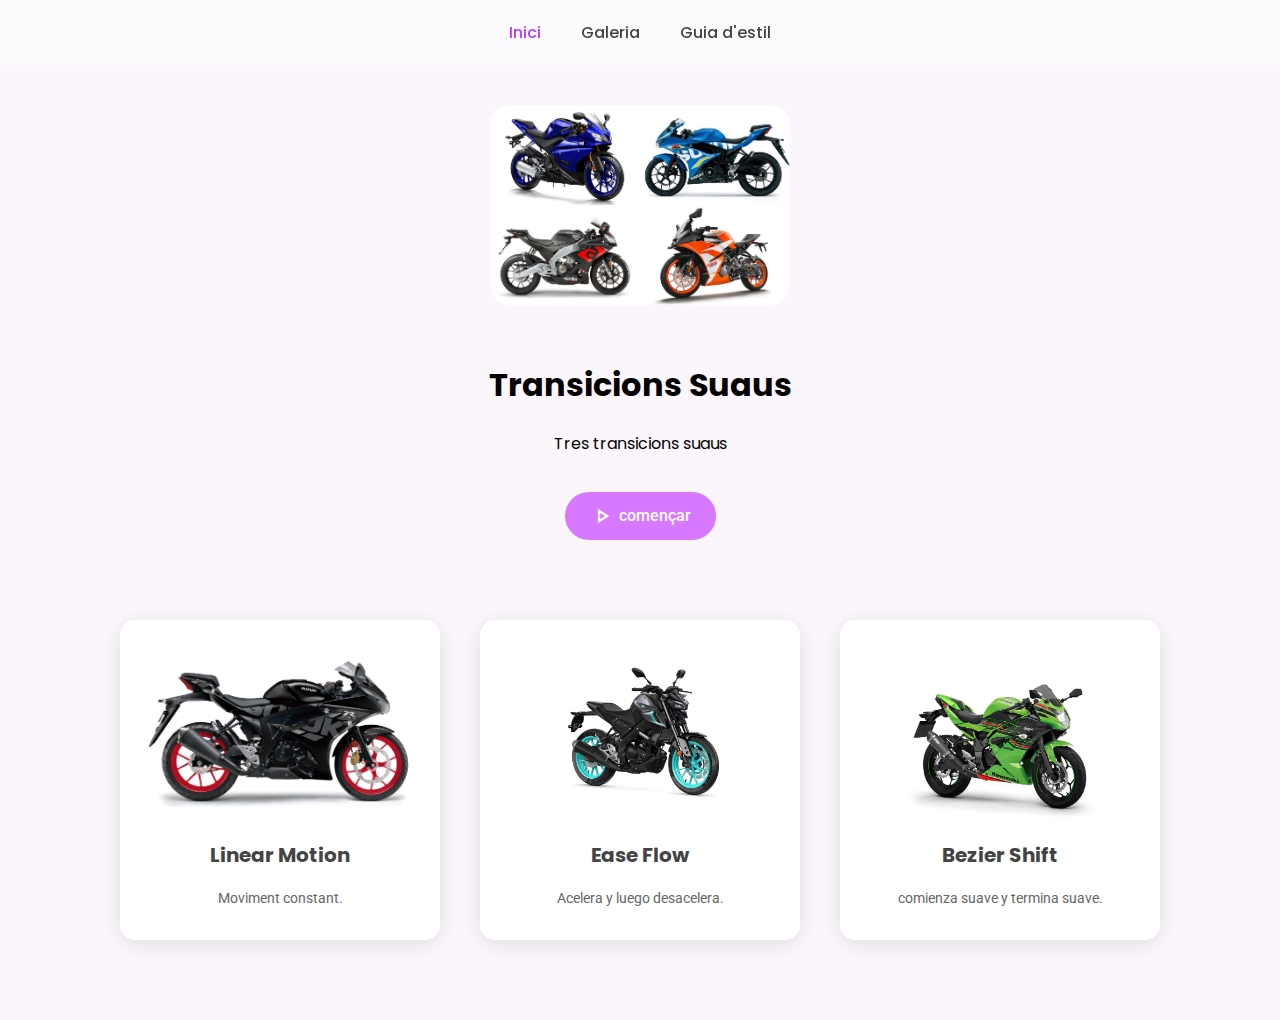
<file: index.html>
<!DOCTYPE html>
<html lang="ca">
<head>
    <meta charset="UTF-8">
    <meta name="viewport" content="width=device-width, initial-scale=1.0">
    <title>Transicions Suaus</title>
    <link rel="stylesheet" href="estils.css">
    <link href="https://fonts.googleapis.com/css2?family=Poppins:wght@400;500;700&family=Roboto:wght@400;500&display=swap" rel="stylesheet">
    <link href="https://fonts.googleapis.com/css2?family=Material+Icons+Outlined" rel="stylesheet">
</head>
<body>

    <header class="menu">
        <nav>
            <ul>
                <li><a class="active" href="index.html">Inici</a></li>
                <li><a href="galeria.html">Galeria</a></li>
                <li><a href="guia-estil.html">Guia d'estil</a></li>
            </ul>
        </nav>
    </header>
    
    <section class="hero">
        <div class="hero-img">
            <img src="assets/img/motos.jpeg" class="hero-default">
        </div>

        <h1>Transicions Suaus</h1>
        <p>Tres transicions suaus</p>

        <a class="btn"><span class="material-icons-outlined">play_arrow</span> començar</a>
    </section>


    <section class="cards">

        <!-- CARD 1 -->
        <div class="card linear">
            <div class="img-box">
                <img src="assets/img/moto.jpeg" class="default-img">
                <img src="assets/img/moto2.jpeg" class="hover-img">
            </div>

            <h3>Linear Motion</h3>
            <p>Moviment constant.</p>
        </div>

        <!-- CARD 2 -->
        <div class="card ease">
            <div class="img-box">
                <img src="assets/img/moto1.jpeg" class="default-img">
                <img src="assets/img/moto.jpeg" class="hover-img">
            </div>

            <h3>Ease Flow</h3>
            <p>Acelera y luego desacelera.</p>
        </div>

        <!-- CARD 3 -->
        <div class="card ease-in-out">
            <div class="img-box">
                <img src="assets/img/moto2.jpeg" class="default-img">
                <img src="assets/img/moto1.jpeg" class="hover-img">
            </div>

            <h3>Bezier Shift</h3>
            <p>comienza suave y termina suave.</p>
        </div>

    </section>

</body>
</html>
</file>
<file: estils.css>
body {
    margin: 0;
    font-family: "Poppins", sans-serif;
    background: #faf6fc;
    text-align: center;
}

/* ---------------- MENU ---------------- */

.menu {
    padding: 20px;
    position: sticky;
    top: 0;
    backdrop-filter: blur(8px);
    background: rgba(255,255,255,0.5);
    z-index: 100;
}

.menu ul {
    display: flex;
    justify-content: center;
    gap: 40px;
    list-style: none;
    padding: 0;
    margin: 0;
}

.menu a {
    text-decoration: none;
    color: #444;
    font-weight: 500;
    transition: color 0.3s, letter-spacing 0.3s;
}

.menu a:hover {
    color: #b43dfd;
    letter-spacing: 2px;
}

.menu a.active {
    color: #b43dfd;
}

/* ---------------- HERO ---------------- */

.hero {
    margin-top: 40px; 

}

.hero-img {
    width: 300px;
    height: 300px;
    margin: auto;
    position: relative;
    margin-bottom: -65px;
}

.hero-img img.hero-default {
    width: 100%;
    border-radius: 20px;
}


/* Botón con icono */
.btn {
    display: inline-flex;
    align-items: center;
    gap: 5px;
    margin-top: 20px;
    padding: 12px 25px;
    background: #d878ff;
    color: white;
    border-radius: 25px;
    text-decoration: none;
    font-family: "Roboto", sans-serif;
    font-weight: 500;
    transition: transform 0.3s ease, background-color 0.3s ease; 
}

.btn:hover {
    transform: scale(1.05); 
    background: #b43dfd; 
}



/* ---------------- CARDS ---------------- */

.cards {
    display: flex;
    justify-content: center;
    gap: 40px;
    margin: 80px 0;
    flex-wrap: wrap;
}

.card {
    background: white;
    width: 280px;
    padding: 20px;
    border-radius: 15px;
    box-shadow: 0 4px 20px rgba(0,0,0,0.1);
    transition: transform 0.8s, box-shadow 0.8s, background-color 0.8s;
}

.card:hover {
    transform: scale(1.05);
    box-shadow: 0  0px 25px rgba(0,0,0,0.2);
    background-color: #f0e6fa;
}

/* Imagenes dentro de card */
.img-box {
    width: 100% ;
    height: 180px;
    position: relative;
    overflow: hidden;
    border-radius: 10px;
    display: flex;
    justify-content: center; 
    align-items: center;
}

.img-box img {
    width: 100%;
    height: 100%;
    object-fit: contain; 
    position: absolute;
    transition: opacity 0.8s;
}

.img-box .hover-img {
    opacity: 0;
}


.card:hover .hover-img {
    opacity: 1;
}

.card:hover .default-img {
    opacity: 0;
}

.card h3 {
    margin-top: 20px;
    font-size: 20px;
    color: #444;
    font-family: "Poppins", sans-serif;
}

.card p {
    font-size: 14px;
    color: #666;
    font-family: "Roboto", sans-serif;
}

/* Timing functions por card */
.card.linear .img-box img {
    transition-timing-function: linear;
}

.card.ease .img-box img {
    transition-timing-function: ease;
}

.card.ease-in-out .img-box img {
    transition-timing-function: ease-in-out;
}
</file>
